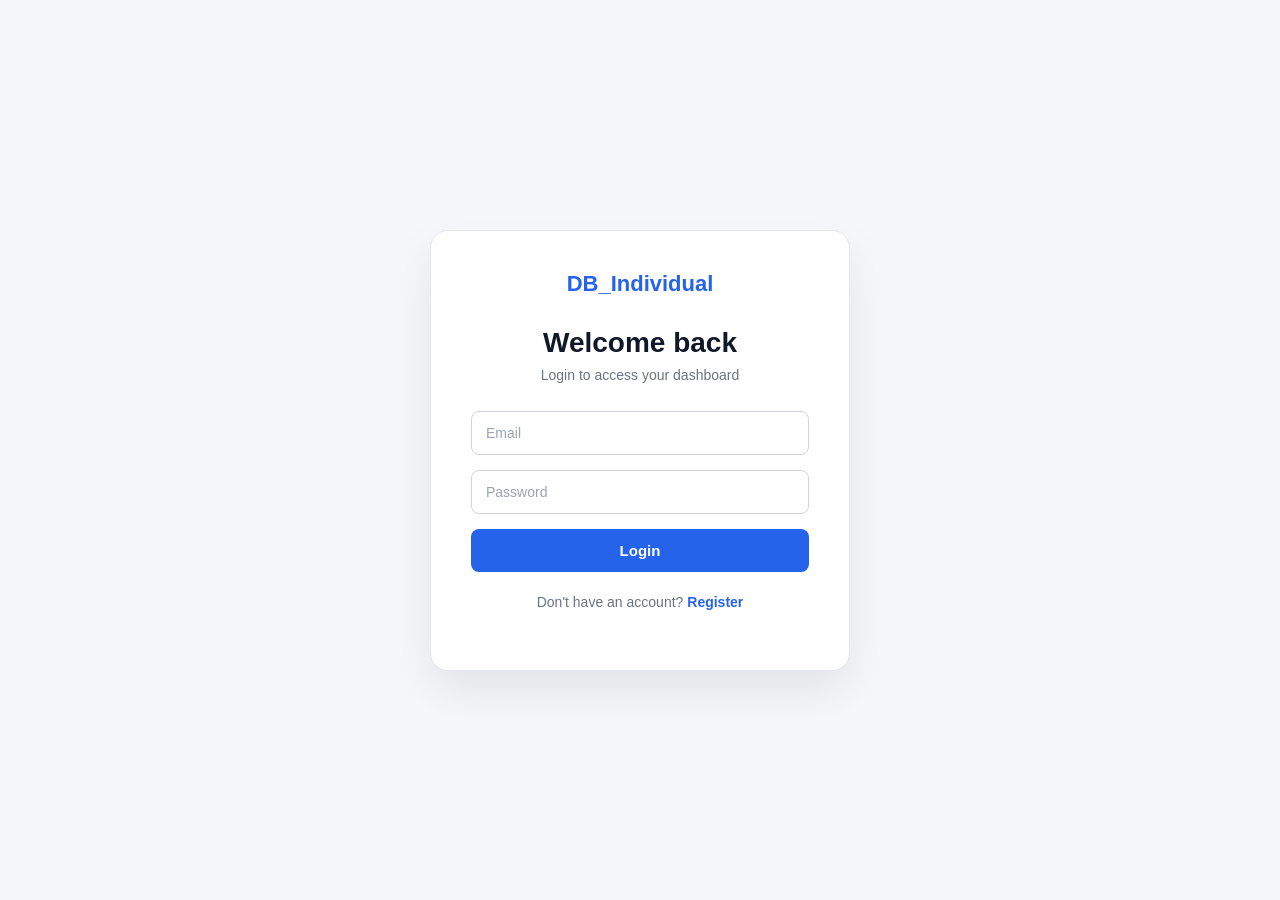
<file: frontend/index.html>
<!doctype html>
<html lang="en">
  <head>
    <meta charset="UTF-8" />
    <meta name="viewport" content="width=device-width, initial-scale=1.0" />

    <title>Login System</title>

    <link rel="stylesheet" href="style.css" />
  </head>

  <body>

    <div class="container">

      <!-- LOGIN FORM -->
      <div id="loginForm">

        <div class="logo">
          DB_Individual
        </div>

        <h2>Welcome back</h2>

        <p class="subtitle">
          Login to access your dashboard
        </p>

        <input
          type="email"
          id="email"
          placeholder="Email"
        />

        <input
          type="password"
          id="password"
          placeholder="Password"
        />

        <button onclick="login()">
          Login
        </button>

        <p class="switch-text">
          Don't have an account?
          <span onclick="showRegister()">
            Register
          </span>
        </p>

      </div>


      <!-- REGISTER FORM -->
      <div id="registerForm" class="hidden">

        <div class="logo">
          DB_Individual
        </div>

        <h2>Create account</h2>

        <p class="subtitle">
          Sign up your account to get started
        </p>

        <input
          type="text"
          id="name"
          placeholder="Full Name"
        />

        <input
          type="email"
          id="registerEmail"
          placeholder="Email"
        />

        <input
          type="password"
          id="registerPassword"
          placeholder="Password"
        />

        <button onclick="register()">
          Register
        </button>

        <p class="switch-text">
          Already have an account?
          <span onclick="showLogin()">
            Login
          </span>
        </p>

      </div>


      <!-- MESSAGE -->
      <p id="message"></p>

    </div>


    <script src="app.js"></script>

  </body>
</html>
</file>
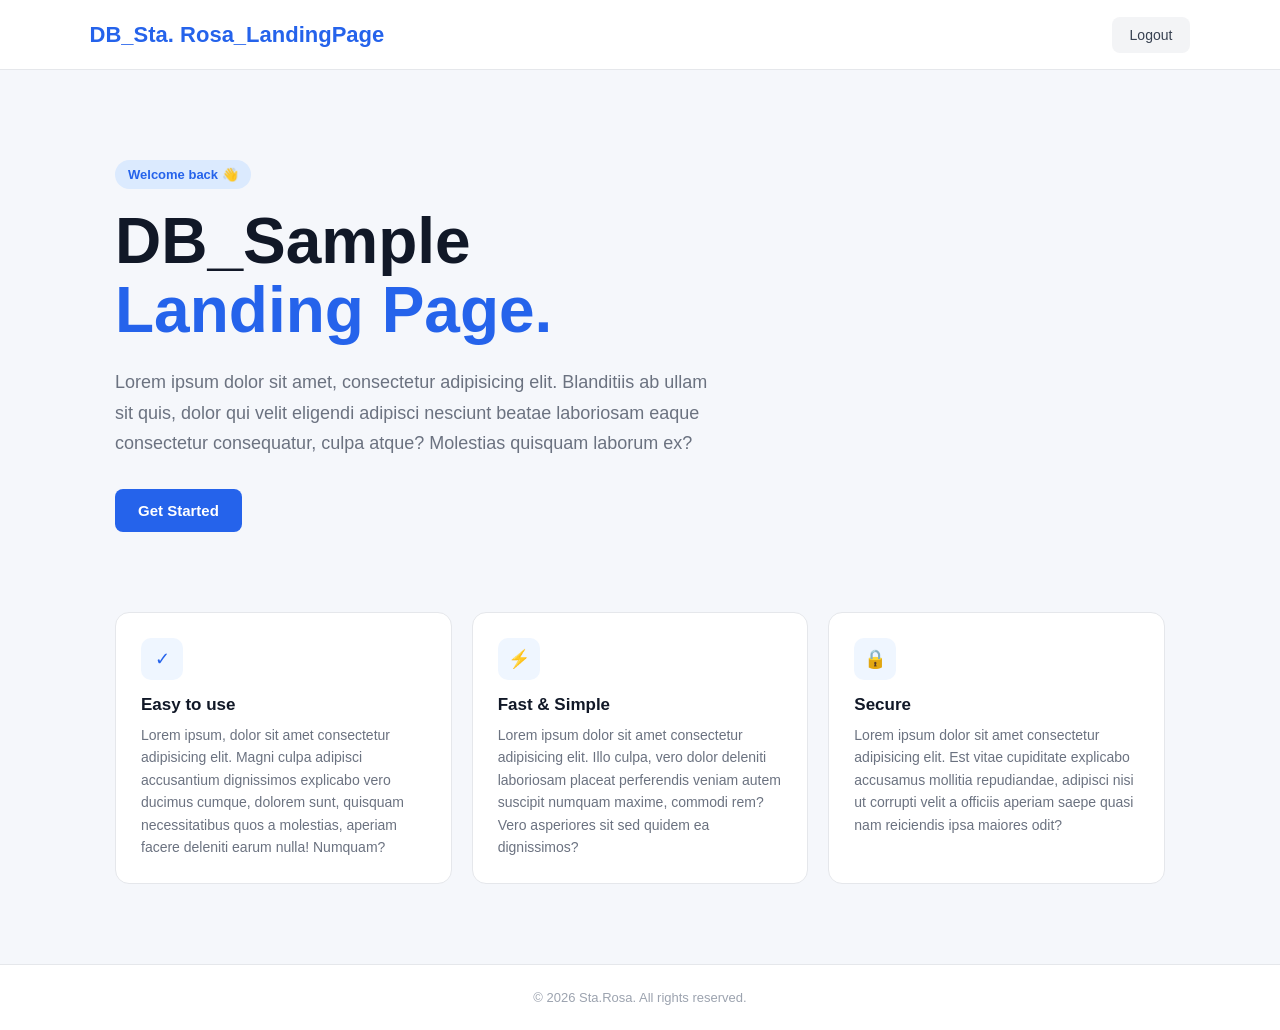
<file: frontend/dashboard.html>
<!DOCTYPE html>
<html lang="en">
<head>
  <meta charset="UTF-8">
  <meta name="viewport" content="width=device-width, initial-scale=1.0">

  <title>Sta.Rosa Individual</title>

  <link rel="stylesheet" href="dashboard.css">
</head>

<body>

  <nav>
    <div class="logo">DB_Sta. Rosa_LandingPage</div>

    <button class="logout-btn" id="logoutBtn">
      Logout
    </button>
  </nav>

  <main>

    <section class="hero">

      <div class="hero-content">

        <div class="badge">
          Welcome back 👋
        </div>

        <h1>
          DB_Sample
          <span>Landing Page.</span>
        </h1>

        <p>
          Lorem ipsum dolor sit amet, consectetur adipisicing elit. Blanditiis ab ullam sit quis, dolor qui velit eligendi adipisci nesciunt beatae laboriosam eaque consectetur consequatur, culpa atque? Molestias quisquam laborum ex?
        </p>

        <a href="#features" class="primary-btn">
          Get Started
        </a>

      </div>


    </section>

    <section class="features" id="features">

      <div class="feature">

        <div class="feature-icon">
          ✓
        </div>

        <h3>Easy to use</h3>

        <p>
          Lorem ipsum, dolor sit amet consectetur adipisicing elit. Magni culpa adipisci accusantium dignissimos explicabo vero ducimus cumque, dolorem sunt, quisquam necessitatibus quos a molestias, aperiam facere deleniti earum nulla! Numquam?
        </p>

      </div>

      <div class="feature">

        <div class="feature-icon">
          ⚡
        </div>

        <h3>Fast & Simple</h3>

        <p>
          Lorem ipsum dolor sit amet consectetur adipisicing elit. Illo culpa, vero dolor deleniti laboriosam placeat perferendis veniam autem suscipit numquam maxime, commodi rem? Vero asperiores sit sed quidem ea dignissimos?
        </p>

      </div>

      <div class="feature">

        <div class="feature-icon">
          🔒
        </div>

        <h3>Secure</h3>

        <p>
          Lorem ipsum dolor sit amet consectetur adipisicing elit. Est vitae cupiditate explicabo accusamus mollitia repudiandae, adipisci nisi ut corrupti velit a officiis aperiam saepe quasi nam reiciendis ipsa maiores odit?
        </p>

      </div>

    </section>

  </main>

  <footer>
    © 2026 Sta.Rosa. All rights reserved.
  </footer>


  <script>
    const logoutButton = document.getElementById("logoutBtn");

    logoutButton.addEventListener("click", function () {
      localStorage.removeItem("token");
      window.location.href = "index.html";
    });
  </script>

</body>
</html>
</file>
<file: frontend/style.css>
* {
  margin: 0;
  padding: 0;
  box-sizing: border-box;
}

body {
  font-family: Arial, Helvetica, sans-serif;
  background: #f5f7fb;
  min-height: 100vh;

  display: flex;
  align-items: center;
  justify-content: center;

  color: #1f2937;
}


/* =========================
   CONTAINER
========================= */

.container {
  width: 100%;
  max-width: 420px;

  background: #ffffff;

  padding: 40px;

  border-radius: 18px;

  border: 1px solid #e5e7eb;

  box-shadow:
    0 20px 45px rgba(0, 0, 0, 0.08);
}


/* =========================
   LOGO
========================= */

.logo {
  color: #2563eb;

  font-size: 22px;

  font-weight: 700;

  text-align: center;

  margin-bottom: 30px;
}


/* =========================
   HEADINGS
========================= */

h2 {
  color: #111827;

  font-size: 28px;

  text-align: center;

  margin-bottom: 8px;
}

.subtitle {
  color: #6b7280;

  text-align: center;

  font-size: 14px;

  margin-bottom: 28px;
}


/* =========================
   INPUTS
========================= */

input {
  width: 100%;

  padding: 13px 14px;

  margin-bottom: 15px;

  border: 1px solid #d1d5db;

  border-radius: 8px;

  outline: none;

  font-size: 14px;

  color: #111827;

  transition: 0.2s ease;
}

input::placeholder {
  color: #9ca3af;
}

input:focus {
  border-color: #2563eb;

  box-shadow:
    0 0 0 3px rgba(37, 99, 235, 0.1);
}


/* =========================
   BUTTON
========================= */

button {
  width: 100%;

  border: none;

  background: #2563eb;

  color: #ffffff;

  padding: 13px;

  border-radius: 8px;

  cursor: pointer;

  font-size: 15px;

  font-weight: 600;

  transition: 0.2s ease;
}

button:hover {
  background: #1d4ed8;

  transform: translateY(-1px);
}


/* =========================
   LOGIN / REGISTER SWITCH
========================= */

.switch-text {
  color: #6b7280;

  text-align: center;

  font-size: 14px;

  margin-top: 22px;
}

.switch-text span {
  color: #2563eb;

  font-weight: 600;

  cursor: pointer;
}

.switch-text span:hover {
  text-decoration: underline;
}


/* =========================
   MESSAGE
========================= */

#message {
  text-align: center;

  margin-top: 20px;

  font-size: 14px;

  color: #374151;
}


/* =========================
   HIDDEN
========================= */

.hidden {
  display: none;
}


/* =========================
   MOBILE
========================= */

@media (max-width: 480px) {

  body {
    padding: 20px;
  }

  .container {
    padding: 30px 22px;
  }

  h2 {
    font-size: 25px;
  }
}
</file>
<file: frontend/dashboard.css>
* {
  margin: 0;
  padding: 0;
  box-sizing: border-box;
}

body {
  font-family: Arial, Helvetica, sans-serif;
  background: #f5f7fb;
  color: #1f2937;
  min-height: 100vh;
}

/* NAVBAR */

nav {
  height: 70px;
  background: #ffffff;
  border-bottom: 1px solid #e5e7eb;

  display: flex;
  align-items: center;
  justify-content: space-between;

  padding: 0 7%;
}

.logo {
  font-size: 22px;
  font-weight: 700;
  color: #2563eb;
}

.logout-btn {
  border: none;
  background: #f3f4f6;
  color: #374151;

  padding: 10px 18px;

  border-radius: 8px;

  cursor: pointer;

  font-size: 14px;
  font-weight: 500;

  transition: 0.2s ease;
}

.logout-btn:hover {
  background: #e5e7eb;
}

/* HERO */

.hero {
  max-width: 1100px;
  margin: 0 auto;

  padding: 90px 25px 70px;

  display: flex;
  align-items: center;
  justify-content: space-between;

  gap: 60px;
}

.hero-content {
  max-width: 600px;
}

.badge {
  display: inline-block;

  background: #dbeafe;
  color: #2563eb;

  padding: 7px 13px;

  border-radius: 20px;

  font-size: 13px;
  font-weight: 600;

  margin-bottom: 18px;
}

.hero h1 {
  font-size: clamp(42px, 6vw, 64px);
  line-height: 1.08;

  color: #111827;

  margin-bottom: 22px;
}

.hero h1 span {
  color: #2563eb;
}

.hero p {
  color: #6b7280;

  font-size: 18px;

  line-height: 1.7;

  margin-bottom: 30px;
}

/* BUTTON */

.primary-btn {
  display: inline-block;

  background: #2563eb;
  color: #ffffff;

  text-decoration: none;

  padding: 13px 23px;

  border-radius: 8px;

  font-size: 15px;
  font-weight: 600;

  transition: 0.2s ease;
}

.primary-btn:hover {
  background: #1d4ed8;
  transform: translateY(-1px);
}

/* DASHBOARD CARD */

.hero-card {
  width: 360px;

  background: #ffffff;

  border-radius: 18px;

  padding: 25px;

  border: 1px solid #f0f0f0;

  box-shadow: 0 20px 45px rgba(0, 0, 0, 0.08);
}

.card-header {
  display: flex;

  align-items: center;
  justify-content: space-between;

  margin-bottom: 25px;
}

.card-title {
  font-size: 16px;
  font-weight: 700;

  color: #111827;
}

.small-line {
  height: 8px;
  width: 90px;

  background: #e5e7eb;

  border-radius: 5px;

  margin-top: 8px;
}

.circle {
  width: 44px;
  height: 44px;

  border-radius: 50%;

  background: #dbeafe;

  display: flex;

  align-items: center;
  justify-content: center;

  color: #2563eb;

  font-weight: bold;
}

/* STATS */

.stats {
  display: grid;

  grid-template-columns: 1fr 1fr;

  gap: 15px;
}

.stat {
  background: #f8fafc;

  padding: 18px;

  border-radius: 12px;

  border: 1px solid #f1f5f9;
}

.stat h3 {
  font-size: 25px;

  color: #111827;

  margin-bottom: 5px;
}

.stat p {
  font-size: 13px;

  color: #9ca3af;
}

/* FEATURES */

.features {
  max-width: 1100px;

  margin: 0 auto;

  padding: 10px 25px 80px;

  display: grid;

  grid-template-columns: repeat(3, 1fr);

  gap: 20px;
}

.feature {
  background: #ffffff;

  padding: 25px;

  border-radius: 14px;

  border: 1px solid #e5e7eb;

  transition: 0.2s ease;
}

.feature:hover {
  transform: translateY(-3px);

  box-shadow: 0 10px 25px rgba(0, 0, 0, 0.05);
}

.feature-icon {
  width: 42px;
  height: 42px;

  display: flex;

  align-items: center;
  justify-content: center;

  background: #eff6ff;

  color: #2563eb;

  border-radius: 10px;

  margin-bottom: 15px;

  font-size: 18px;
}

.feature h3 {
  color: #111827;

  font-size: 17px;

  margin-bottom: 9px;
}

.feature p {
  color: #6b7280;

  line-height: 1.6;

  font-size: 14px;
}

/* FOOTER */

footer {
  text-align: center;

  padding: 25px;

  color: #9ca3af;

  font-size: 13px;

  border-top: 1px solid #e5e7eb;

  background: #ffffff;
}

/* TABLET */

@media (max-width: 800px) {

  nav {
    padding: 0 5%;
  }

  .hero {
    padding-top: 60px;

    flex-direction: column;

    text-align: center;
  }

  .hero-content {
    max-width: 650px;
  }

  .hero-card {
    width: 100%;
    max-width: 380px;

    text-align: left;
  }

  .features {
    grid-template-columns: 1fr;

    max-width: 600px;
  }
}

/* MOBILE */

@media (max-width: 450px) {

  .hero {
    padding-left: 18px;
    padding-right: 18px;
  }

  .hero h1 {
    font-size: 42px;
  }

  .hero p {
    font-size: 16px;
  }

  .hero-card {
    padding: 20px;
  }

  .features {
    padding-left: 18px;
    padding-right: 18px;
  }
}
</file>
